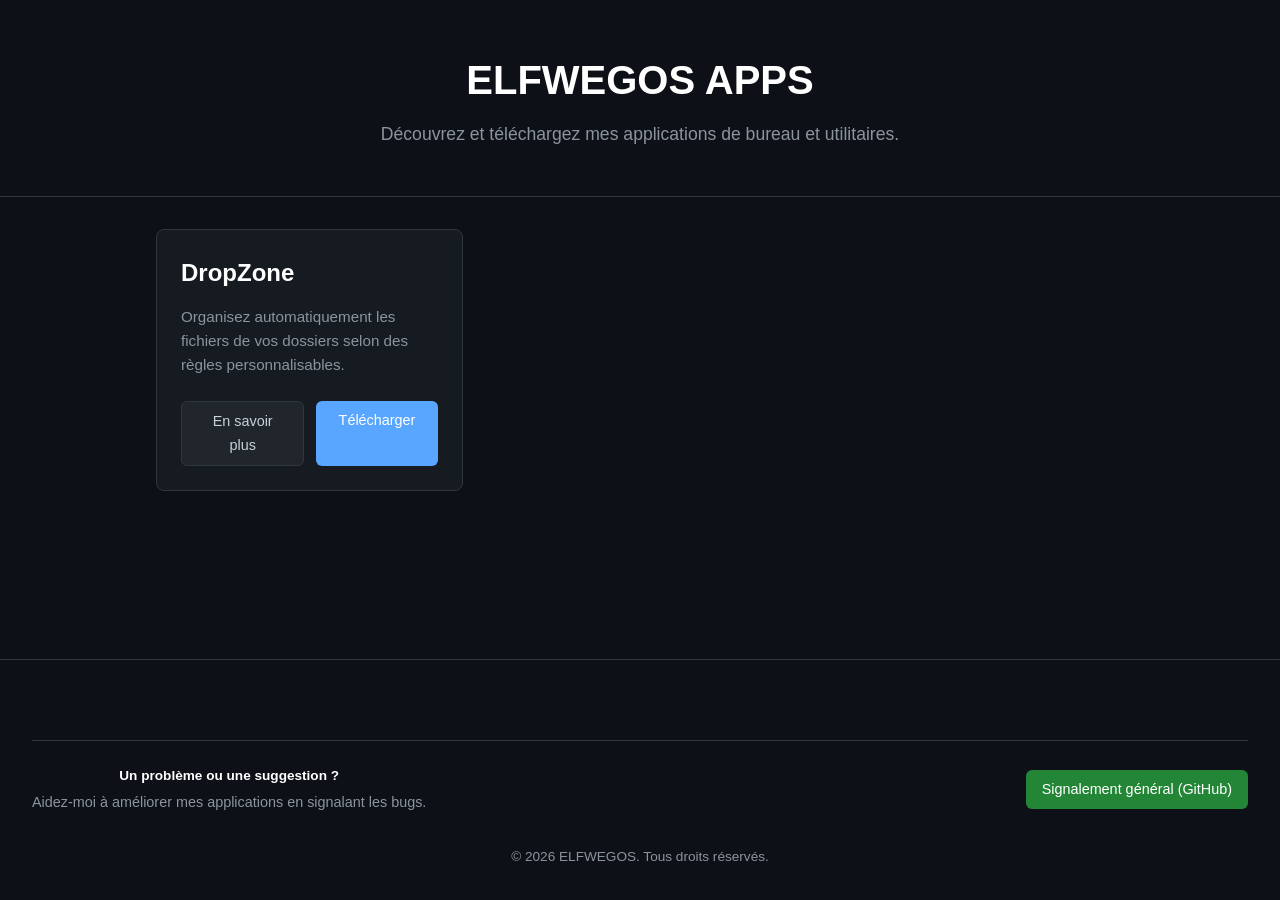
<file: index.html>
﻿<!DOCTYPE html>
<html lang="fr">
<head>
    <meta charset="UTF-8">
    <meta name="viewport" content="width=device-width, initial-scale=1.0">
    <title>ELFWEGOS APPS</title>
    <link rel="stylesheet" href="style.css">
</head>
<body>

    <header>
        <h1>ELFWEGOS APPS</h1>
        <p>Découvrez et téléchargez mes applications de bureau et utilitaires.</p>
    </header>

    <main class="container">
        <section class="apps-grid">
            
            <!-- BLOC APPLICATION : DROPZONE -->
            <div class="app-card">
                <h2>DropZone</h2>
                <p>Organisez automatiquement les fichiers de vos dossiers selon des règles personnalisables.</p>
                <div class="card-buttons">
                    <a href="dropzone.html" class="btn btn-secondary">En savoir plus</a>
                    <a href="https://drive.google.com/file/d/1nstjmlCmKqc_R7wkKbloqppRFxz7hGBl/view?usp=sharing" class="btn btn-primary" target="_blank">Télécharger</a>
                </div>
            </div>

            <!-- POUR AJOUTER UNE NOUVELLE APP : COPIEZ/COLLEZ LE BLOC CI-DESSOUS -->
            <!-- 
            <div class="app-card">
                <h2>Nom de l'App</h2>
                <p>Description courte de la nouvelle application.</p>
                <div class="card-buttons">
                    <a href="nom-app.html" class="btn btn-secondary">En savoir plus</a>
                    <a href="LIEN_DRIVE" class="btn btn-primary" target="_blank">Télécharger</a>
                </div>
            </div>
            -->

        </section>
    </main>

        <footer>
        <div class="support-footer">
            <div class="support-text">
                <h4>Un problème ou une suggestion ?</h4>
                <p>Aidez-moi à améliorer mes applications en signalant les bugs.</p>
            </div>
            <div class="support-buttons">
                <a href="https://github.com/ELFWEGOS" target="_blank" class="btn btn-bug">Signalement général (GitHub)</a>
            </div>
        </div>
        <p style="margin-top: 2rem; text-align: center;">&copy; 2026 ELFWEGOS. Tous droits réservés.</p>
    </footer>


</body>
</html>
</file>
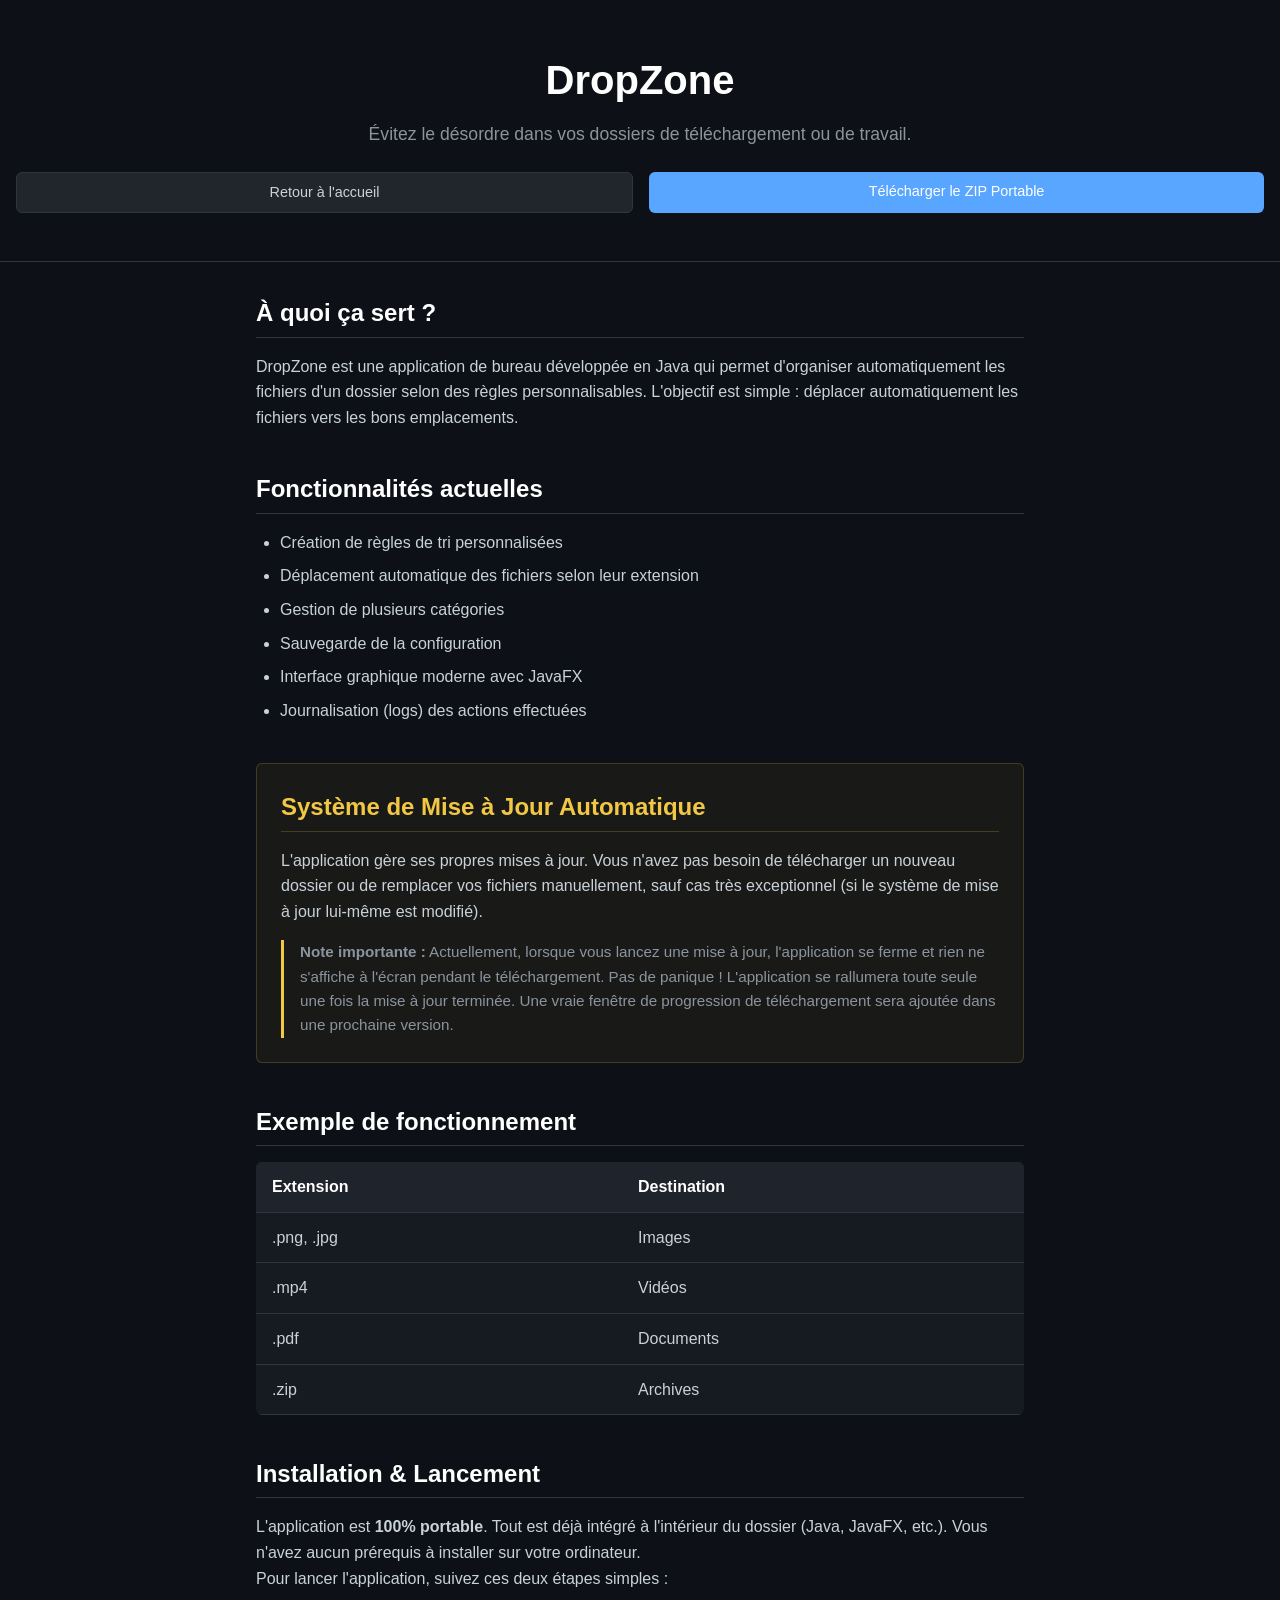
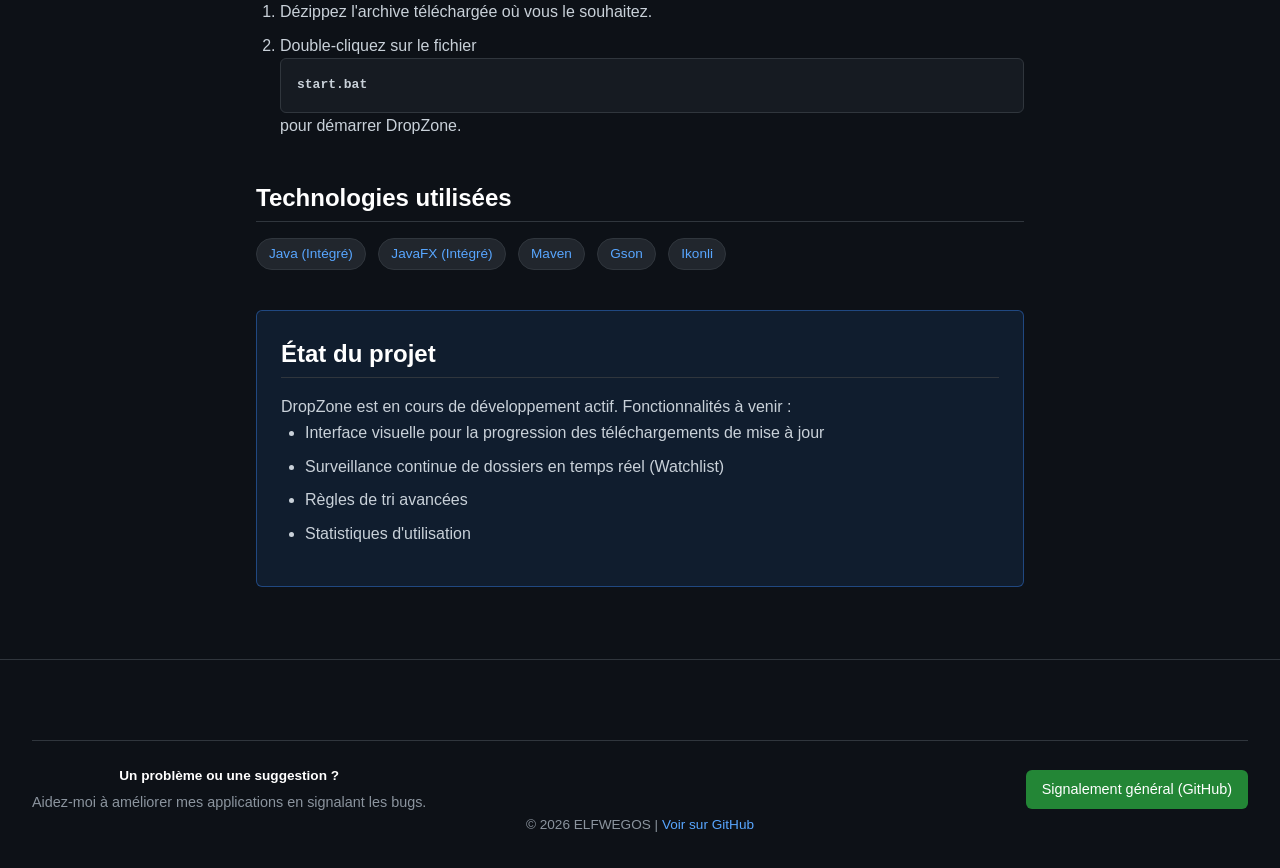
<file: dropzone.html>
﻿<!DOCTYPE html>
<html lang="fr">
<head>
    <meta charset="UTF-8">
    <meta name="viewport" content="width=device-width, initial-scale=1.0">
    <title>DropZone - ELFWEGOS APPS</title>
    <link rel="stylesheet" href="style.css">
</head>
<body>

    <header>
        <h1>DropZone</h1>
        <p>Évitez le désordre dans vos dossiers de téléchargement ou de travail.</p>
        <div class="header-buttons">
            <a href="index.html" class="btn btn-secondary">Retour à l'accueil</a>
            <a href="https://drive.google.com/file/d/1nstjmlCmKqc_R7wkKbloqppRFxz7hGBl/view" class="btn btn-primary" target="_blank">Télécharger le ZIP Portable</a>
        </div>
    </header>

    <main class="container app-details">
        
        <section class="info-block">
            <h2>À quoi ça sert ?</h2>
            <p>DropZone est une application de bureau développée en Java qui permet d'organiser automatiquement les fichiers d'un dossier selon des règles personnalisables. L'objectif est simple : déplacer automatiquement les fichiers vers les bons emplacements.</p>
        </section>

        <section class="info-block">
            <h2>Fonctionnalités actuelles</h2>
            <ul>
                <li>Création de règles de tri personnalisées</li>
                <li>Déplacement automatique des fichiers selon leur extension</li>
                <li>Gestion de plusieurs catégories</li>
                <li>Sauvegarde de la configuration</li>
                <li>Interface graphique moderne avec JavaFX</li>
                <li>Journalisation (logs) des actions effectuées</li>
            </ul>
        </section>

        <section class="info-block update-notice-block">
            <h2> Système de Mise à Jour Automatique</h2>
            <p>L'application gère ses propres mises à jour. Vous n'avez pas besoin de télécharger un nouveau dossier ou de remplacer vos fichiers manuellement, sauf cas très exceptionnel (si le système de mise à jour lui-même est modifié).</p>
            <blockquote>
                <strong>Note importante :</strong> Actuellement, lorsque vous lancez une mise à jour, l'application se ferme et rien ne s'affiche à l'écran pendant le téléchargement. Pas de panique ! L'application se rallumera toute seule une fois la mise à jour terminée. Une vraie fenêtre de progression de téléchargement sera ajoutée dans une prochaine version.
            </blockquote>
        </section>

        <section class="info-block">
            <h2>Exemple de fonctionnement</h2>
            <table>
                <thead>
                    <tr>
                        <th>Extension</th>
                        <th>Destination</th>
                    </tr>
                </thead>
                <tbody>
                    <tr><td>.png, .jpg</td><td>Images</td></tr>
                    <tr><td>.mp4</td><td>Vidéos</td></tr>
                    <tr><td>.pdf</td><td>Documents</td></tr>
                    <tr><td>.zip</td><td>Archives</td></tr>
                </tbody>
            </table>
        </section>

        <section class="info-block">
            <h2>Installation & Lancement</h2>
            <p>L'application est <strong>100% portable</strong>. Tout est déjà intégré à l'intérieur du dossier (Java, JavaFX, etc.). Vous n'avez aucun prérequis à installer sur votre ordinateur.</p>
            <p>Pour lancer l'application, suivez ces deux étapes simples :</p>
            <ol style="padding-left: 1.5rem; margin-top: 0.5rem; margin-bottom: 1rem;">
                <li>Dézippez l'archive téléchargée où vous le souhaitez.</li>
                <li>Double-cliquez sur le fichier <strong><code>start.bat</code></strong> pour démarrer DropZone.</li>
            </ol>
        </section>

        <section class="info-block">
            <h2>Technologies utilisées</h2>
            <p class="tech-tags">
                <span>Java (Intégré)</span>
                <span>JavaFX (Intégré)</span>
                <span>Maven</span>
                <span>Gson</span>
                <span>Ikonli</span>
            </p>
        </section>

        <section class="info-block status-block">
            <h2>État du projet</h2>
            <p>DropZone est en cours de développement actif. Fonctionnalités à venir :</p>
            <ul>
                <li>Interface visuelle pour la progression des téléchargements de mise à jour</li>
                <li>Surveillance continue de dossiers en temps réel (Watchlist)</li>
                <li>Règles de tri avancées</li>
                <li>Statistiques d'utilisation</li>
            </ul>
        </section>

    </main>
    <footer>
        <div class="support-footer">
            <div class="support-text">
                <h4>Un problème ou une suggestion ?</h4>
                <p>Aidez-moi à améliorer mes applications en signalant les bugs.</p>
            </div>
            <div class="support-buttons">
                <a href="https://github.com/ELFWEGOS/DropZone/issues" target="_blank" class="btn btn-bug">Signalement général (GitHub)</a>
            </div>
        </div>
        <p>&copy; 2026 ELFWEGOS | <a href="https://github.com/ELFWEGOS/DropZone" target="_blank">Voir sur GitHub</a></p>
    </footer>

</body>
</html>
</file>
<file: style.css>
﻿/* Variables de couleur globales */
:root {
    --bg-dark: #0d1117;
    --bg-card: #161b22;
    --border-color: #30363d;
    --text-main: #c9d1d9;
    --text-muted: #8b949e;
    --accent-blue: #58a6ff;
    --accent-hover: #1f6feb;
    --font-stack: -apple-system, BlinkMacSystemFont, "Segoe UI", Helvetica, Arial, sans-serif;
}

* {
    box-sizing: border-box;
    margin: 0;
    padding: 0;
}

body {
    background-color: var(--bg-dark);
    color: var(--text-main);
    font-family: var(--font-stack);
    line-height: 1.6;
    display: flex;
    flex-direction: column;
    min-height: 100vh;
}

/* En-tête */
header {
    text-align: center;
    padding: 3rem 1rem;
    border-bottom: 1px solid var(--border-color);
}

header h1 {
    font-size: 2.5rem;
    color: #ffffff;
    margin-bottom: 0.5rem;
}

header p {
    color: var(--text-muted);
    font-size: 1.1rem;
}

.header-buttons {
    margin-top: 1.5rem;
    display: flex;
    justify-content: center;
    gap: 1rem;
}

/* Conteneur principal */
.container {
    max-width: 1000px;
    width: 100%;
    margin: 2rem auto;
    padding: 0 1rem;
    flex: 1;
}

/* Grille d'applications (Accueil) */
.apps-grid {
    display: grid;
    grid-template-columns: repeat(auto-fill, minmax(300px, 1fr));
    gap: 1.5rem;
}

.app-card {
    background-color: var(--bg-card);
    border: 1px solid var(--border-color);
    border-radius: 8px;
    padding: 1.5rem;
    display: flex;
    flex-direction: column;
    justify-content: space-between;
    transition: transform 0.2s, border-color 0.2s;
}

.app-card:hover {
    transform: translateY(-2px);
    border-color: var(--accent-blue);
}

.app-card h2 {
    color: #ffffff;
    margin-bottom: 0.75rem;
}

.app-card p {
    color: var(--text-muted);
    margin-bottom: 1.5rem;
    font-size: 0.95rem;
}

.card-buttons {
    display: flex;
    gap: 0.75rem;
}

/* Boutons */
.btn {
    display: inline-block;
    padding: 0.5rem 1rem;
    border-radius: 6px;
    text-decoration: none;
    font-weight: 500;
    font-size: 0.9rem;
    text-align: center;
    transition: background-color 0.2s;
    flex: 1;
}

.btn-primary {
    background-color: var(--accent-blue);
    color: #ffffff;
}

.btn-primary:hover {
    background-color: var(--accent-hover);
}

.btn-secondary {
    background-color: #21262d;
    color: var(--text-main);
    border: 1px solid var(--border-color);
}

.btn-secondary:hover {
    background-color: #30363d;
}

/* Page Détails Application */
.app-details {
    max-width: 800px;
}

.info-block {
    margin-bottom: 2.5rem;
}

.info-block h2 {
    color: #ffffff;
    margin-bottom: 1rem;
    border-bottom: 1px solid var(--border-color);
    padding-bottom: 0.25rem;
}

ul {
    padding-left: 1.5rem;
    margin-bottom: 1rem;
}

li {
    margin-bottom: 0.5rem;
}

/* Tableaux */
table {
    width: 100%;
    border-collapse: collapse;
    margin: 1rem 0;
    background-color: var(--bg-card);
    border-radius: 6px;
    overflow: hidden;
}

th, td {
    padding: 0.75rem 1rem;
    text-align: left;
    border-bottom: 1px solid var(--border-color);
}

th {
    background-color: #1f242c;
    color: #ffffff;
}

/* Code et Badges */
code {
    display: block;
    background-color: #161b22;
    padding: 1rem;
    border-radius: 6px;
    border: 1px solid var(--border-color);
    font-family: monospace;
    overflow-x: auto;
}

.tech-tags span {
    display: inline-block;
    background-color: #21262d;
    border: 1px solid var(--border-color);
    padding: 0.25rem 0.75rem;
    border-radius: 20px;
    font-size: 0.85rem;
    margin-right: 0.5rem;
    color: var(--accent-blue);
}

.status-block {
    background-color: rgba(56, 139, 253, 0.1);
    padding: 1.5rem;
    border-radius: 6px;
    border: 1px solid rgba(56, 139, 253, 0.4);
}

/* Pied de page */
footer {
    text-align: center;
    padding: 2rem;
    margin-top: auto;
    border-top: 1px solid var(--border-color);
    color: var(--text-muted);
    font-size: 0.85rem;
}

footer a {
    color: var(--accent-blue);
    text-decoration: none;
}
.update-notice-block {
    background-color: rgba(242, 199, 68, 0.05);
    padding: 1.5rem;
    border-radius: 6px;
    border: 1px solid rgba(242, 199, 68, 0.2);
}

.update-notice-block h2 {
    color: #f2c744 !important;
    border-bottom: 1px solid rgba(242, 199, 68, 0.2) !important;
}

.update-notice-block blockquote {
    margin-top: 1rem;
    padding-left: 1rem;
    border-left: 3px solid #f2c744;
    color: var(--text-muted);
    font-size: 0.95rem;
}
/* Section de contact et support générale */
.support-footer {
    display: flex;
    justify-content: space-between;
    align-items: center;
    flex-wrap: wrap;
    gap: 1.5rem;
    margin-top: 3rem;
    padding-top: 1.5rem;
    border-top: 1px solid var(--border-color);
}

.support-text h4 {
    color: #ffffff;
    margin-bottom: 0.25rem;
}

.support-text p {
    color: var(--text-muted);
    font-size: 0.9rem;
}

.btn-bug {
    background-color: #238636;
    color: #ffffff;
    border: none;
}

.btn-bug:hover {
    background-color: #2ea043;
}
</file>
